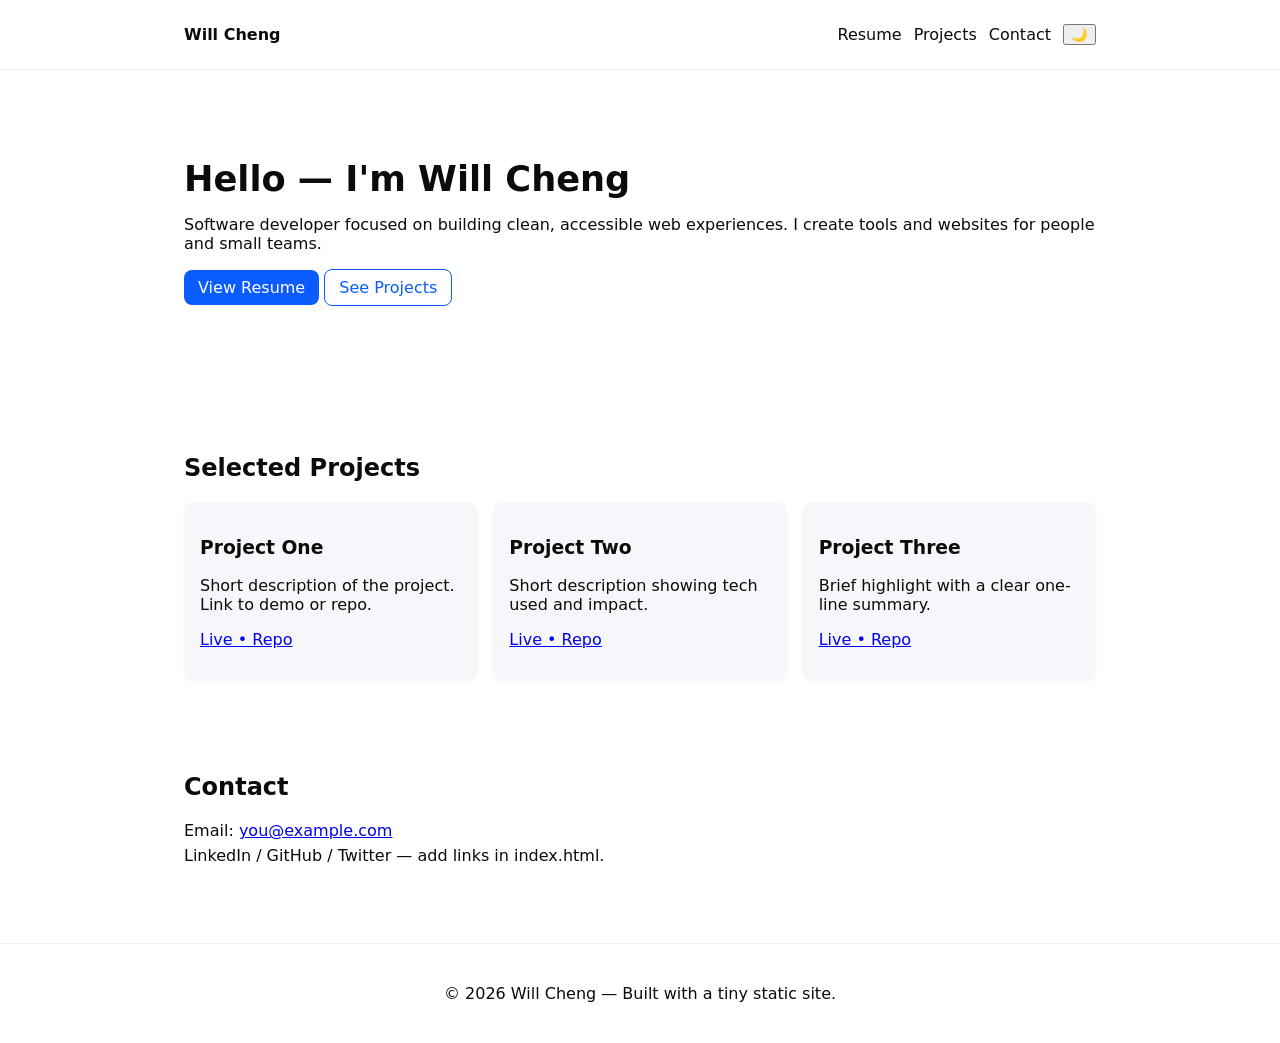
<file: index.html>
<!doctype html>
<html lang="en">
<head>
  <meta charset="utf-8" />
  <meta name="viewport" content="width=device-width,initial-scale=1" />
  <title>Will Cheng — Portfolio</title>
  <link rel="stylesheet" href="css/styles.css">
</head>
<body>
  <header class="site-header">
    <div class="container">
      <a class="brand" href="index.html">Will Cheng</a>
      <nav class="nav" id="nav">
        <a href="resume.html">Resume</a>
        <a href="projects.html">Projects</a>
        <a href="#contact">Contact</a>
        <button id="themeToggle" aria-label="Toggle theme">🌙</button>
      </nav>
      <button id="navToggle" class="nav-toggle" aria-label="Toggle menu">☰</button>
    </div>
  </header>

  <main>
    <section class="hero">
      <div class="container">
        <h1>Hello — I'm Will Cheng</h1>
        <p>Software developer focused on building clean, accessible web experiences. I create tools and websites for people and small teams.</p>
        <p class="cta">
          <a class="btn" href="resume.html">View Resume</a>
          <a class="btn outline" href="projects.html">See Projects</a>
        </p>
      </div>
    </section>

    <section class="brief container">
      <h2>Selected Projects</h2>
      <div class="projects-grid">
        <article class="card">
          <h3>Project One</h3>
          <p>Short description of the project. Link to demo or repo.</p>
          <p><a href="#">Live • Repo</a></p>
        </article>
        <article class="card">
          <h3>Project Two</h3>
          <p>Short description showing tech used and impact.</p>
          <p><a href="#">Live • Repo</a></p>
        </article>
        <article class="card">
          <h3>Project Three</h3>
          <p>Brief highlight with a clear one-line summary.</p>
          <p><a href="#">Live • Repo</a></p>
        </article>
      </div>
    </section>

    <section id="contact" class="container contact">
      <h2>Contact</h2>
      <p>Email: <a href="mailto:you@example.com">you@example.com</a></p>
      <p>LinkedIn / GitHub / Twitter — add links in index.html.</p>
    </section>
  </main>

  <footer class="site-footer">
    <div class="container">© <span id="year"></span> Will Cheng — Built with a tiny static site.</div>
  </footer>

  <script src="js/main.js"></script>
</body>
</html>
</file>
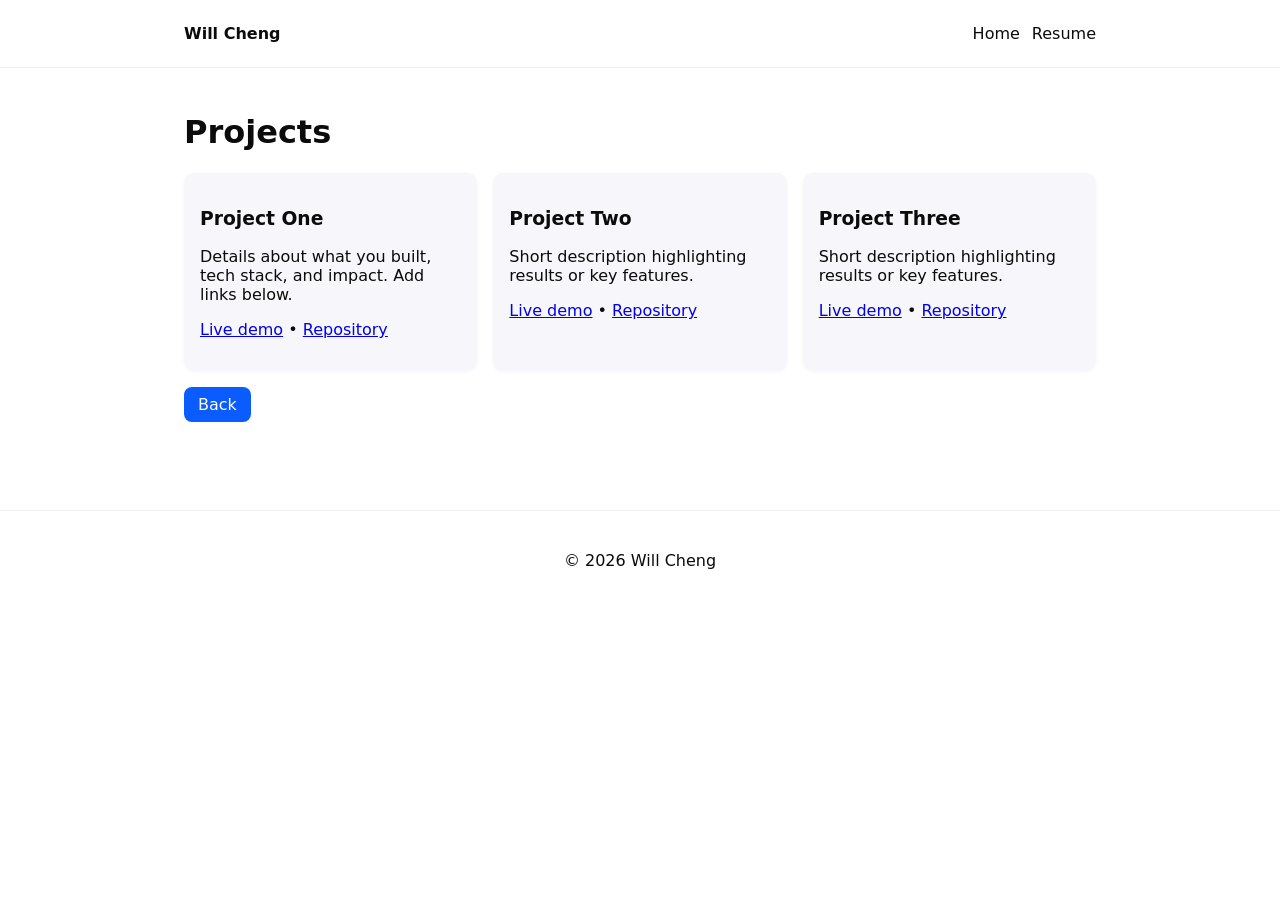
<file: projects.html>
<!doctype html>
<html lang="en">
<head>
  <meta charset="utf-8" />
  <meta name="viewport" content="width=device-width,initial-scale=1" />
  <title>Projects — Will Cheng</title>
  <link rel="stylesheet" href="css/styles.css">
</head>
<body>
  <header class="site-header">
    <div class="container">
      <a class="brand" href="index.html">Will Cheng</a>
      <nav class="nav">
        <a href="index.html">Home</a>
        <a href="resume.html">Resume</a>
      </nav>
    </div>
  </header>

  <main class="container">
    <h1>Projects</h1>
    <div class="projects-grid">
      <article class="card">
        <h3>Project One</h3>
        <p>Details about what you built, tech stack, and impact. Add links below.</p>
        <p><a href="#">Live demo</a> • <a href="#">Repository</a></p>
      </article>

      <article class="card">
        <h3>Project Two</h3>
        <p>Short description highlighting results or key features.</p>
        <p><a href="#">Live demo</a> • <a href="#">Repository</a></p>
      </article>

      <article class="card">
        <h3>Project Three</h3>
        <p>Short description highlighting results or key features.</p>
        <p><a href="#">Live demo</a> • <a href="#">Repository</a></p>
      </article>
    </div>

    <p><a class="btn" href="index.html">Back</a></p>
  </main>

  <footer class="site-footer">
    <div class="container">© <span id="year"></span> Will Cheng</div>
  </footer>

  <script src="js/main.js"></script>
</body>
</html>
</file>
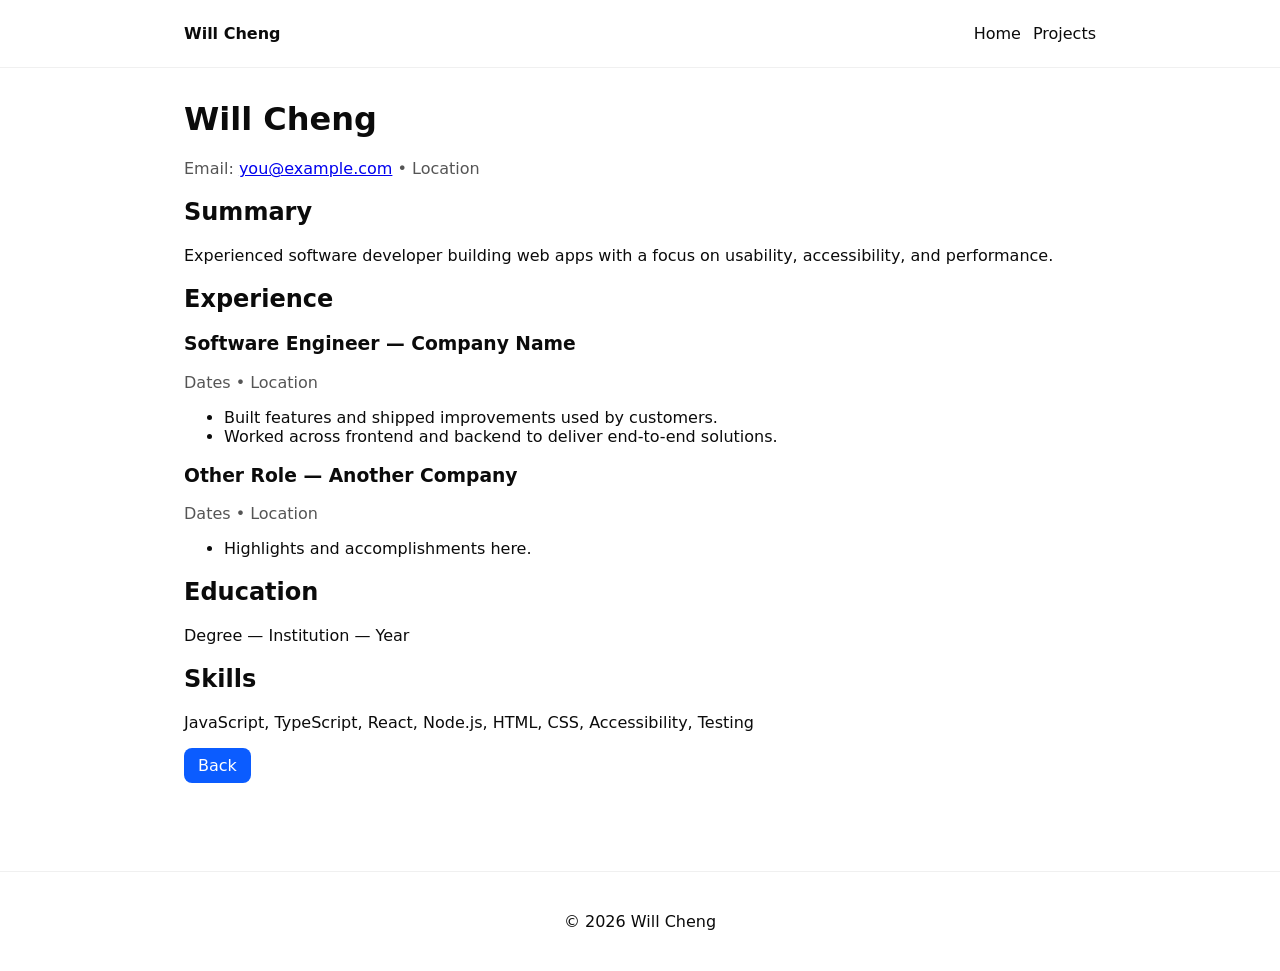
<file: resume.html>
<!doctype html>
<html lang="en">
<head>
  <meta charset="utf-8" />
  <meta name="viewport" content="width=device-width,initial-scale=1" />
  <title>Resume — Will Cheng</title>
  <link rel="stylesheet" href="css/styles.css">
</head>
<body>
  <header class="site-header">
    <div class="container">
      <a class="brand" href="index.html">Will Cheng</a>
      <nav class="nav">
        <a href="index.html">Home</a>
        <a href="projects.html">Projects</a>
      </nav>
    </div>
  </header>

  <main class="container resume">
    <h1>Will Cheng</h1>
    <p class="muted">Email: <a href="mailto:you@example.com">you@example.com</a> • Location</p>

    <section>
      <h2>Summary</h2>
      <p>Experienced software developer building web apps with a focus on usability, accessibility, and performance.</p>
    </section>

    <section>
      <h2>Experience</h2>
      <h3>Software Engineer — Company Name</h3>
      <p class="muted">Dates • Location</p>
      <ul>
        <li>Built features and shipped improvements used by customers.</li>
        <li>Worked across frontend and backend to deliver end-to-end solutions.</li>
      </ul>

      <h3>Other Role — Another Company</h3>
      <p class="muted">Dates • Location</p>
      <ul>
        <li>Highlights and accomplishments here.</li>
      </ul>
    </section>

    <section>
      <h2>Education</h2>
      <p>Degree — Institution — Year</p>
    </section>

    <section>
      <h2>Skills</h2>
      <p>JavaScript, TypeScript, React, Node.js, HTML, CSS, Accessibility, Testing</p>
    </section>

    <p><a class="btn" href="index.html">Back</a></p>
  </main>

  <footer class="site-footer">
    <div class="container">© <span id="year"></span> Will Cheng</div>
  </footer>

  <script src="js/main.js"></script>
</body>
</html>
</file>
<file: css/styles.css>
:root{
  --bg:#ffffff; --text:#0b0b0b; --muted:#555; --accent:#0b5cff; --card:#f7f7fb;
}
:root[data-theme='dark']{ --bg:#0b0b0f; --text:#e6eefc; --muted:#9aa3b2; --accent:#7aa2ff; --card:#0f1720; }
*{box-sizing:border-box}
html,body{height:100%;margin:0;background:var(--bg);color:var(--text);font-family:Inter,system-ui,-apple-system,Segoe UI,Roboto,'Helvetica Neue',Arial}
.container{max-width:960px;margin:0 auto;padding:24px}
.site-header{border-bottom:1px solid rgba(0,0,0,0.06);}
.site-header .container{display:flex;align-items:center;justify-content:space-between}
.brand{font-weight:700;text-decoration:none;color:var(--text)}
.nav{display:flex;gap:12px;align-items:center}
.nav a{color:var(--text);text-decoration:none}
.nav-toggle{display:none}
.hero{padding:64px 0}
.hero h1{margin:0 0 8px;font-size:2.2rem}
.btn{display:inline-block;padding:8px 14px;border-radius:8px;background:var(--accent);color:white;text-decoration:none}
.btn.outline{background:transparent;color:var(--accent);border:1px solid var(--accent)}
.brief{padding-bottom:48px}
.projects-grid{display:grid;grid-template-columns:repeat(auto-fit,minmax(220px,1fr));gap:16px}
.card{background:var(--card);padding:16px;border-radius:10px;box-shadow:0 1px 4px rgba(0,0,0,0.04)}
.muted{color:var(--muted)}
.site-footer{border-top:1px solid rgba(0,0,0,0.06);padding:16px;text-align:center;margin-top:48px}
@media(max-width:700px){
  .nav{display:none}
  .nav-toggle{display:block}
}
.resume h1{margin-top:8px}
.contact p{margin:6px 0}
code{background:rgba(0,0,0,0.04);padding:2px 6px;border-radius:4px}
</file>
